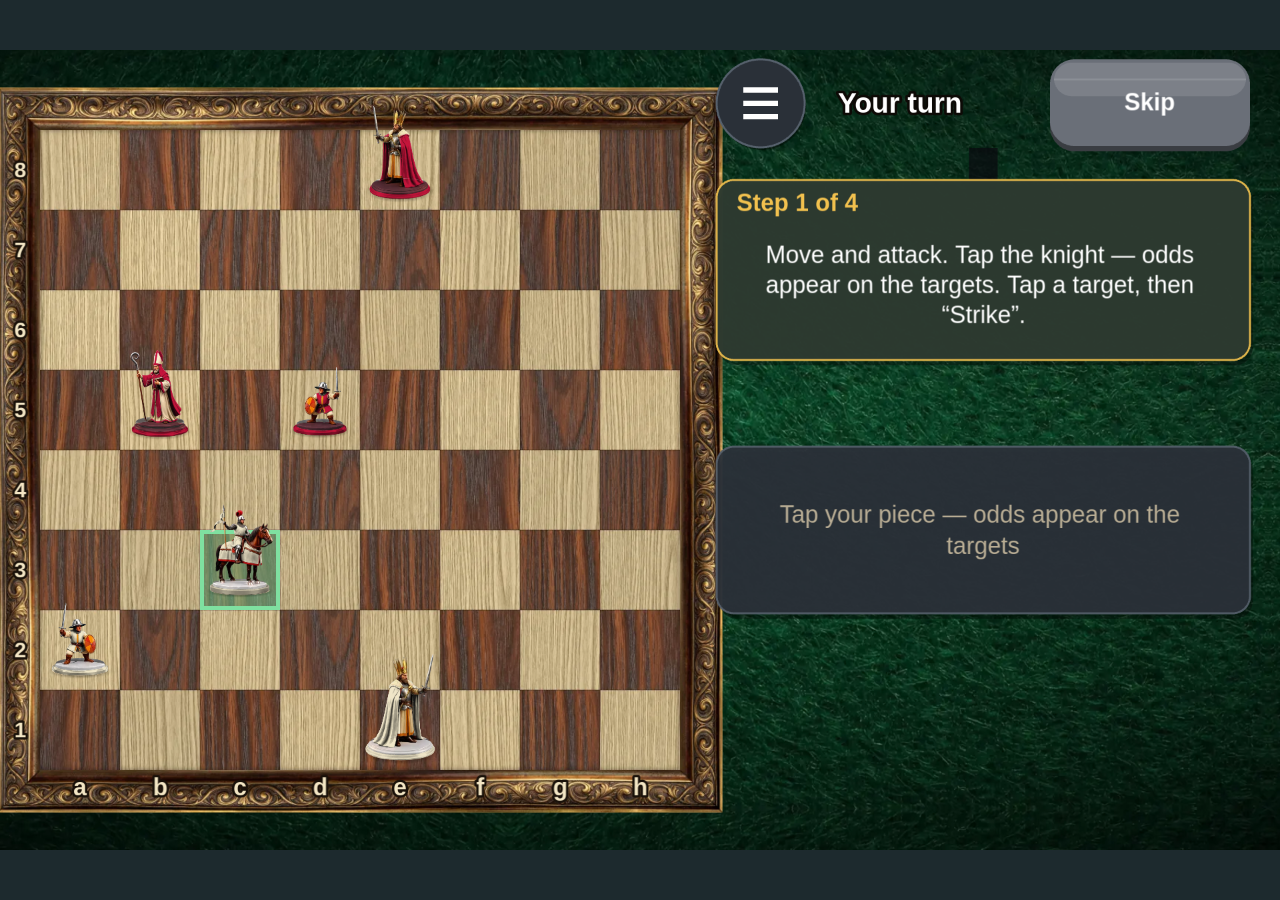
<file: chess/index.html>
<!doctype html>
<html lang="ru">
  <head>
    <meta charset="UTF-8" />
    <meta name="viewport" content="width=device-width, initial-scale=1, maximum-scale=1, user-scalable=no" />
    <link rel="icon" href="data:," />
    <title>Шахматы: Орки и эльфы</title>
    <style>html,body{touch-action:none;background:#f2fbf7;height:100%;margin:0;overflow:hidden}#boot-loading{color:#f2c14e;pointer-events:none;background:#020303;flex-direction:column;justify-content:center;align-items:center;gap:22px;font:700 24px -apple-system,Segoe UI,Roboto,Arial,sans-serif;display:none;position:fixed;inset:0}#boot-loading.on{display:flex}#boot-loading b{font-weight:700;animation:1.4s ease-in-out infinite alternate bt}#boot-loading i{background:#3a4a50;border-radius:7px;width:min(70vw,300px);height:13px;display:block;position:relative;overflow:hidden;box-shadow:0 0 0 3px #0d0a06cc}#boot-loading i:after{content:"";background:#f2c14e;border-radius:7px;width:28%;height:100%;animation:1.4s ease-in-out infinite alternate bl;position:absolute;top:0;left:0}@keyframes bl{0%{left:0}to{left:72%}}@keyframes bt{0%{opacity:1}to{opacity:.55}}#splash-wait{z-index:2147483647;pointer-events:none;opacity:0;background:#2fc79b38;border-radius:2px;width:min(38vw,150px);height:3px;margin-left:calc(min(38vw,150px)/-2);transition:opacity .4s;position:fixed;bottom:9vh;left:50%;overflow:hidden}#splash-wait.on{opacity:1}#splash-wait:after{content:"";background:#2fc79b;border-radius:2px;width:34%;height:100%;animation:1.3s ease-in-out infinite alternate sw;position:absolute;top:0;left:0}@keyframes sw{0%{left:0}to{left:66%}}@media (prefers-reduced-motion:reduce){#splash-wait:after{opacity:.7;width:100%;animation:none}}</style>
    <script type="module" crossorigin src="./assets/index-C56_zO0T.js"></script>
    <link rel="modulepreload" crossorigin href="./assets/rules-bmh1DKKB.js">
    <link rel="modulepreload" crossorigin href="./assets/rng-DwAUeeIW.js">
  </head>
  <body>
    <!-- Заставка студии IniKo (_brand/splash): скрипт и показ — ДО синхронного /sdk.js (на медленной сети SDK не задерживает заставку); уходит, когда прошли 2,2 с и игра готова (gameReady) -->
    <script src="iniko-splash.js"></script>
    <div id="splash-wait"></div> <!-- тонкая полоса «грузится» над заставкой: только если через 2,2 с игра не готова; убирается на gameReady -->
    <script>(function(){
window.__gameReady=new Promise(function(r){window.__resolveGameReady=r});
window.__splashGone=new Promise(function(r){window.__resolveSplashGone=r}); // GameplayAPI.start ждёт ухода заставки (yandex.ts)
var sw=document.getElementById('splash-wait'),ready=false;
window.__gameReady.then(function(){ready=true;sw&&sw.parentNode&&sw.parentNode.removeChild(sw)});
setTimeout(function(){if(!ready&&sw)sw.classList.add('on')},2200);
function gone(){document.documentElement.style.background=document.body.style.background='#1d2a2e';var e=document.getElementById('boot-loading');e&&e.classList.add('on');window.__resolveSplashGone()}
try{if(window.IniKoSplash)IniKoSplash.show({line:'creative',until:window.__gameReady,onDone:gone});else document.addEventListener('DOMContentLoaded',gone)}catch(e){document.addEventListener('DOMContentLoaded',gone)}
})();</script>
    <script src="https://telegram.org/js/telegram-web-app.js"></script>
    <script src="https://sad.adsgram.ai/js/sad.min.js"></script>
    <div id="game"></div>
    <div id="boot-loading"><b>Загрузка…</b><i></i></div> <!-- запас: показывается только если заставка студии ушла, а игра ещё не готова (или заставки нет); BootScene убирает -->
  </body>
</html>
</file>
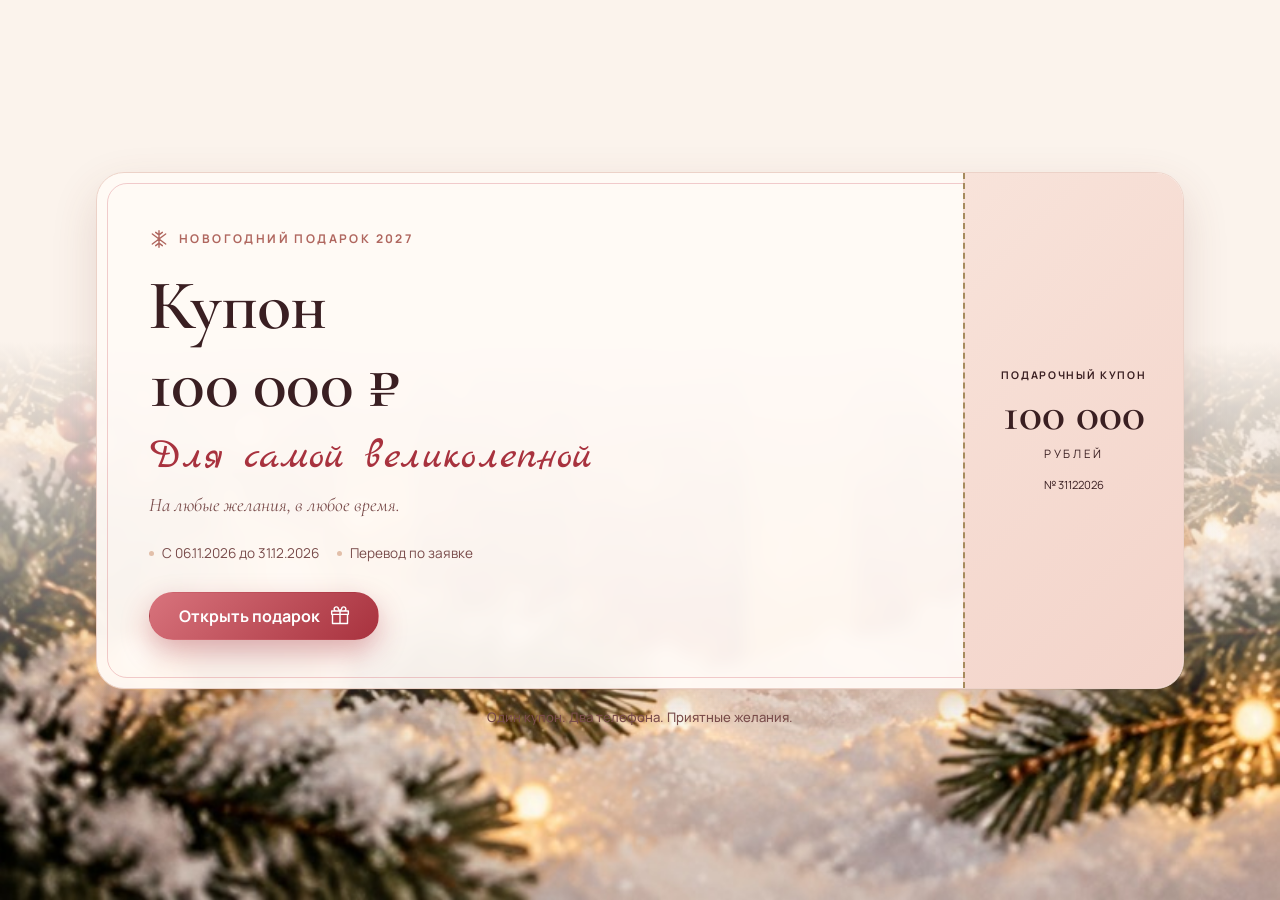
<file: kupon/index.html>
<!doctype html>
<html lang="ru">
<head>
  <meta charset="utf-8">
  <meta name="viewport" content="width=device-width, initial-scale=1, viewport-fit=cover">
  <meta name="theme-color" content="#fbf3ec">
  <meta name="description" content="Праздничный семейный купон на 100 000 рублей с заявками и учётом переводов.">
  <meta name="apple-mobile-web-app-capable" content="yes">
  <meta name="apple-mobile-web-app-status-bar-style" content="black-translucent">
  <meta name="apple-mobile-web-app-title" content="Мой купон">
  <title>Купон на 100 000 ₽</title>
  <link rel="manifest" href="./manifest.webmanifest">
  <link rel="icon" type="image/png" sizes="192x192" href="./icons/icon-192.png">
  <link rel="apple-touch-icon" href="./icons/icon-192.png">
  <link rel="preconnect" href="https://fonts.googleapis.com">
  <link rel="preconnect" href="https://fonts.gstatic.com" crossorigin>
  <link rel="stylesheet" href="https://fonts.googleapis.com/css2?family=Cormorant+Garamond:ital,wght@0,500;0,600;1,500&family=Marck+Script&family=Manrope:wght@500;700&display=swap">
  <link rel="stylesheet" href="./src/styles.css?v=7">
</head>
<body>
  <svg class="svg-sprite" aria-hidden="true">
    <symbol id="icon-gift" viewBox="0 0 24 24">
      <path d="M3 10h18v11H3zM2 6h20v4H2zM12 6v15M12 6H7.5A2.5 2.5 0 1 1 10 3.5L12 6Zm0 0h4.5A2.5 2.5 0 1 0 14 3.5L12 6Z"/>
    </symbol>
    <symbol id="icon-download" viewBox="0 0 24 24">
      <path d="M12 3v12m0 0 5-5m-5 5-5-5M4 17v4h16v-4"/>
    </symbol>
    <symbol id="icon-share" viewBox="0 0 24 24">
      <circle cx="18" cy="5" r="3"/><circle cx="6" cy="12" r="3"/><circle cx="18" cy="19" r="3"/><path d="m8.6 10.5 6.8-4M8.6 13.5l6.8 4"/>
    </symbol>
    <symbol id="icon-close" viewBox="0 0 24 24">
      <path d="m6 6 12 12M18 6 6 18"/>
    </symbol>
    <symbol id="icon-check" viewBox="0 0 24 24">
      <path d="m5 12 4 4L19 6"/>
    </symbol>
    <symbol id="icon-snow" viewBox="0 0 24 24">
      <path d="M12 2v20M4 6l16 12M4 18 20 6M8 4l4 3 4-3M8 20l4-3 4 3"/>
    </symbol>
    <symbol id="icon-birthday" viewBox="0 0 24 24">
      <path d="M5 11h14v10H5zM3 11h18v4H3zM8 11V7m8 4V7M12 11V3m-2 2h4M5 17c2-2 3 2 5 0s3 2 5 0 3 2 4 0"/>
    </symbol>
    <symbol id="icon-flower" viewBox="0 0 24 24">
      <circle cx="12" cy="12" r="2"/><path d="M12 10C6 9 7 2 12 6c5-4 6 3 0 4Zm2 2c1-6 8-5 4 0 4 5-3 6-4 0Zm-2 2c6 1 5 8 0 4-5 4-6-3 0-4Zm-2-2c-1 6-8 5-4 0-4-5 3-6 4 0Z"/>
    </symbol>
    <symbol id="icon-heart" viewBox="0 0 24 24">
      <path d="M20.8 4.6a5.5 5.5 0 0 0-7.8 0L12 5.7l-1.1-1.1a5.5 5.5 0 0 0-7.8 7.8L12 21l8.8-8.6a5.5 5.5 0 0 0 0-7.8Z"/>
    </symbol>
    <symbol id="icon-star" viewBox="0 0 24 24">
      <path d="m12 2 2.8 6.2 6.7.6-5.1 4.5 1.5 6.6-5.9-3.5-5.9 3.5 1.5-6.6-5.1-4.5 6.7-.6L12 2Z"/>
    </symbol>
  </svg>

  <div id="bg-art" class="bg-art" aria-hidden="true"></div>
  <div id="snow" class="snow" aria-hidden="true"></div>

  <main class="site-main">
    <section id="gift-screen" class="gift-screen screen" aria-labelledby="gift-title">
      <div class="gift-wrap">
        <div class="gift-card">
          <div class="gift-card__main">
            <div class="gift-overline">
              <svg class="icon" aria-hidden="true"><use href="#icon-snow"/></svg>
              <span>Новогодний подарок 2027</span>
            </div>
            <h1 id="gift-title">Купон<br><strong>100 000 ₽</strong></h1>
            <p class="gift-script">Для самой великолепной</p>
            <p class="gift-lead">На любые желания, в любое время.</p>
            <div class="gift-facts" aria-label="Условия купона">
              <span>С 06.11.2026 до 31.12.2026</span>
              <span>Перевод по заявке</span>
            </div>
            <button id="open-gift" class="button button--primary gift-open" type="button">
              Открыть подарок
              <svg class="icon" aria-hidden="true"><use href="#icon-gift"/></svg>
            </button>
          </div>
          <div class="gift-card__stub" aria-hidden="true">
            <span class="stub-label">ПОДАРОЧНЫЙ КУПОН</span>
            <span class="stub-number">100 000</span>
            <span class="stub-currency">РУБЛЕЙ</span>
            <span class="stub-serial">№ 31122026</span>
          </div>
        </div>
        <p class="gift-footnote">Один купон. Два телефона. Приятные желания.</p>
      </div>
    </section>

    <section id="role-screen" class="role-screen screen" aria-labelledby="role-title" hidden>
      <div class="role-card">
        <svg class="role-gift icon" aria-hidden="true"><use href="#icon-gift"/></svg>
        <p class="eyebrow">Настройка этого телефона</p>
        <h2 id="role-title">Кто будет пользоваться купоном?</h2>
        <p class="role-copy">Выберите роль. На втором телефоне выберите другую.</p>
        <div class="role-actions">
          <button class="role-choice" type="button" data-role="wife">
            <span class="role-choice__title">Я жена</span>
            <span class="role-choice__text">Создавать заявки и получать подтверждения</span>
          </button>
          <button class="role-choice" type="button" data-role="husband">
            <span class="role-choice__title">Я муж</span>
            <span class="role-choice__text">Получать заявки и отмечать переводы</span>
          </button>
        </div>
      </div>
    </section>

    <section id="app-screen" class="app-screen screen" aria-label="Подарочный купон" hidden>
      <header class="app-header">
        <div class="brand">
          <svg class="icon" aria-hidden="true"><use href="#icon-gift"/></svg>
          <span>Наши купоны</span>
        </div>
        <div class="header-actions">
          <button id="coupons-button" class="button button--ghost button--small" type="button">
            <svg class="icon" aria-hidden="true"><use href="#icon-gift"/></svg>
            Купоны
          </button>
          <button id="install-button" class="button button--ghost button--small" type="button">
            <svg class="icon" aria-hidden="true"><use href="#icon-download"/></svg>
            Установить
          </button>
        </div>
      </header>

      <div class="app-layout">
        <section class="coupon-column" aria-label="Остаток купона">
          <div id="coupon-card" class="coupon-card" data-theme="new-year">
            <svg id="coupon-decoration" class="coupon-decoration" aria-hidden="true"><use href="#icon-snow"/></svg>
            <div class="coupon-topline">
              <span id="coupon-title">НОВОГОДНИЙ КУПОН</span>
              <span id="role-badge">СЕМЕЙНЫЙ</span>
            </div>
            <p class="coupon-caption">Осталось</p>
            <p id="balance" class="coupon-balance">100 000 ₽</p>
            <div class="coupon-divider" aria-hidden="true"></div>
            <div class="coupon-meta">
              <span id="coupon-dates">С 06.11.2026 до 31.12.2026</span>
              <span id="paid-total">Переведено: 0 ₽</span>
            </div>
            <progress id="coupon-progress" max="100000" value="0" aria-label="Использованная сумма"></progress>
          </div>

          <div class="coupon-summary">
            <div>
              <span>В ожидании</span>
              <strong id="pending-total">0 ₽</strong>
            </div>
            <div>
              <span>Доступно для заявки</span>
              <strong id="available-total">100 000 ₽</strong>
            </div>
          </div>
          <p id="expiry-note" class="expiry-note" hidden>Срок купона закончился. Новые заявки недоступны.</p>
          <button id="change-role" class="text-button" type="button">Сменить роль на этом телефоне</button>
        </section>

        <section class="action-panel" aria-label="Действия с купоном">
          <div id="wife-panel">
            <p class="eyebrow">Новое желание</p>
            <h2>Сколько перевести?</h2>
            <form id="request-form" novalidate>
              <label class="field-label" for="amount">Сумма в рублях</label>
              <div class="amount-field">
                <input id="amount" name="amount" type="text" inputmode="numeric" autocomplete="off" maxlength="7" placeholder="Например, 10 000" aria-describedby="amount-error">
                <span aria-hidden="true">₽</span>
              </div>
              <p id="amount-error" class="field-error" role="alert"></p>
              <div class="quick-amounts" aria-label="Быстрый выбор суммы">
                <button type="button" data-amount="5000">5 000 ₽</button>
                <button type="button" data-amount="10000">10 000 ₽</button>
                <button type="button" data-amount="25000">25 000 ₽</button>
              </div>
              <label class="field-label" for="request-note">Комментарий <span>необязательно</span></label>
              <input id="request-note" class="text-field" name="note" type="text" maxlength="80" placeholder="Например, на новое платье">
              <button id="create-request" class="button button--primary button--wide" type="submit">
                Создать заявку
                <svg class="icon" aria-hidden="true"><use href="#icon-share"/></svg>
              </button>
            </form>
            <p class="action-hint">После создания отправьте ссылку мужу через мессенджер.</p>
          </div>

          <div id="husband-panel" hidden>
            <p class="eyebrow">Заявки жены</p>
            <h2>Ожидают перевода</h2>
            <div id="husband-pending" class="pending-list"></div>
          </div>
        </section>
      </div>

      <section class="history-section" aria-labelledby="history-title">
        <div class="section-heading">
          <h2 id="history-title">История купона</h2>
          <span id="history-count">0 операций</span>
        </div>
        <div id="history-list" class="history-list"></div>
      </section>

      <details class="how-it-works">
        <summary>Как пользоваться на двух телефонах</summary>
        <ol>
          <li>Жена создаёт заявку и отправляет ссылку мужу.</li>
          <li>Муж открывает ссылку, переводит деньги обычным способом и нажимает «Перевёл».</li>
          <li>Муж отправляет ссылку подтверждения жене. Она открывает её, и остаток обновляется на обоих телефонах.</li>
        </ol>
        <p>Телефоны не синхронизируются в фоне. Заявки и подтверждения передаются только ссылками. Приложение учитывает переводы, но не двигает деньги само.</p>
      </details>
    </section>
  </main>

  <dialog id="confirm-dialog" class="dialog" aria-labelledby="confirm-title">
    <button class="dialog-close icon-button" type="button" data-close="confirm-dialog" aria-label="Закрыть">
      <svg class="icon" aria-hidden="true"><use href="#icon-close"/></svg>
    </button>
    <p class="eyebrow">Подтверждение</p>
    <h2 id="confirm-title">Перевод выполнен?</h2>
    <p id="confirm-text" class="dialog-copy"></p>
    <div class="dialog-actions">
      <button id="confirm-cancel" class="button button--secondary" type="button">Ещё нет</button>
      <button id="confirm-action" class="button button--primary" type="button">Да, перевёл</button>
    </div>
  </dialog>

  <dialog id="share-dialog" class="dialog" aria-labelledby="share-title">
    <button class="dialog-close icon-button" type="button" data-close="share-dialog" aria-label="Закрыть">
      <svg class="icon" aria-hidden="true"><use href="#icon-close"/></svg>
    </button>
    <p class="eyebrow">Ссылка для второго телефона</p>
    <h2 id="share-title">Отправить заявку</h2>
    <p id="share-text" class="dialog-copy"></p>
    <label class="field-label" for="share-url">Ссылка</label>
    <textarea id="share-url" class="share-url" rows="3" readonly></textarea>
    <div class="dialog-actions dialog-actions--stack">
      <button id="share-link" class="button button--primary button--wide" type="button">
        <svg class="icon" aria-hidden="true"><use href="#icon-share"/></svg>
        Отправить через мессенджер
      </button>
      <button id="copy-link" class="button button--secondary button--wide" type="button">Скопировать ссылку</button>
    </div>
  </dialog>

  <dialog id="coupons-dialog" class="dialog dialog--wide" aria-labelledby="coupons-title">
    <button class="dialog-close icon-button" type="button" data-close="coupons-dialog" aria-label="Закрыть">
      <svg class="icon" aria-hidden="true"><use href="#icon-close"/></svg>
    </button>
    <p class="eyebrow">Подарки на разные праздники</p>
    <h2 id="coupons-title">Мои купоны</h2>
    <div id="coupons-list" class="coupons-list"></div>
    <p id="wife-coupon-hint" class="dialog-note" hidden>Новый купон появится здесь после открытия ссылки от мужа.</p>
    <button id="show-add-coupon" class="button button--primary button--wide add-coupon-button" type="button">Добавить праздничный купон</button>

    <form id="add-coupon-form" class="add-coupon-form" novalidate hidden>
      <h3>Новый подарок</h3>
      <label class="field-label" for="new-coupon-template">Праздник</label>
      <select id="new-coupon-template" class="text-field" name="template">
        <option value="birthday">День рождения</option>
        <option value="new-year">Новый год</option>
        <option value="march-8">8 Марта</option>
        <option value="valentine">День влюблённых</option>
        <option value="anniversary">Годовщина</option>
        <option value="custom">Свой праздник</option>
      </select>
      <label class="field-label" for="new-coupon-title">Название купона</label>
      <input id="new-coupon-title" class="text-field" name="title" type="text" maxlength="40" value="На день рождения" required>
      <label class="field-label" for="new-coupon-amount">Сумма в рублях</label>
      <input id="new-coupon-amount" class="text-field" name="total" type="text" inputmode="numeric" maxlength="9" value="100 000" required>
      <div class="date-fields">
        <div>
          <label class="field-label" for="new-coupon-start">Начало</label>
          <input id="new-coupon-start" class="text-field" name="start" type="date" required>
        </div>
        <div>
          <label class="field-label" for="new-coupon-end">Последний день</label>
          <input id="new-coupon-end" class="text-field" name="end" type="date" required>
        </div>
      </div>
      <p id="new-coupon-error" class="field-error" role="alert"></p>
      <div class="dialog-actions">
        <button id="cancel-add-coupon" class="button button--secondary" type="button">Отмена</button>
        <button class="button button--primary" type="submit">Создать и отправить</button>
      </div>
    </form>
  </dialog>

  <dialog id="install-dialog" class="dialog" aria-labelledby="install-title">
    <button class="dialog-close icon-button" type="button" data-close="install-dialog" aria-label="Закрыть">
      <svg class="icon" aria-hidden="true"><use href="#icon-close"/></svg>
    </button>
    <p class="eyebrow">Приложение на телефоне</p>
    <h2 id="install-title">Как установить</h2>
    <button id="native-install" class="button button--primary button--wide native-install" type="button" hidden>Установить приложение</button>
    <div class="install-instructions">
      <section>
        <h3>Android</h3>
        <p>Откройте сайт в Chrome. В меню браузера выберите «Установить приложение» или «Добавить на главный экран».</p>
      </section>
      <section>
        <h3>iPhone</h3>
        <p>Откройте сайт в Safari. Нажмите «Поделиться», затем «На экран “Домой”».</p>
      </section>
    </div>
    <p class="dialog-note">Для открытия ссылок на разных телефонах приложение сначала нужно опубликовать в интернете.</p>
  </dialog>

  <div id="toast" class="toast" role="status" aria-live="polite" hidden></div>
  <script type="module" src="./src/main.js?v=7"></script>
</body>
</html>
</file>
<file: kupon/src/styles.css>
:root {
  --pine-950: oklch(0.24 0.055 166);
  --pine-900: oklch(0.30 0.067 166);
  --pine-800: oklch(0.37 0.075 166);
  --berry-700: oklch(0.48 0.16 17);
  --berry-600: oklch(0.55 0.18 17);
  --gold-300: oklch(0.84 0.095 83);
  --gold-200: oklch(0.91 0.06 83);
  --paper-100: oklch(0.975 0.014 35);
  --paper-200: oklch(0.94 0.018 35);
  --ink-900: oklch(0.28 0.025 30);
  --ink-700: oklch(0.43 0.025 30);
  --success-700: oklch(0.48 0.11 155);

  --page: var(--pine-950);
  --surface: var(--paper-100);
  --text: var(--ink-900);
  --text-on-dark: var(--paper-100);
  --accent: var(--berry-600);
  --gold: var(--gold-300);
  --radius-lg: 28px;
  --radius-md: 18px;
  --shadow: 0 24px 70px oklch(0.12 0.03 166 / 0.34);
}

* { box-sizing: border-box; }
html { min-width: 320px; background: var(--page); }
body {
  margin: 0;
  min-width: 320px;
  min-height: 100dvh;
  color: var(--text-on-dark);
  background:
    radial-gradient(circle at 12% 5%, oklch(0.42 0.08 165 / 0.65), transparent 32rem),
    radial-gradient(circle at 92% 78%, oklch(0.35 0.065 165 / 0.55), transparent 28rem),
    var(--page);
  font-family: "Avenir Next", "Trebuchet MS", sans-serif;
  font-size: 16px;
  line-height: 1.6;
  -webkit-font-smoothing: antialiased;
}
button, input, textarea { font: inherit; }
button, summary { cursor: pointer; }
button { -webkit-tap-highlight-color: transparent; }
button:disabled, input:disabled { cursor: not-allowed; opacity: 0.55; }
button, input, textarea, summary { outline: none; }
:focus-visible { outline: 3px solid var(--gold-300); outline-offset: 3px; }
h1, h2, h3, p { margin: 0; }
h1, h2 { font-family: Georgia, "Times New Roman", serif; font-weight: 400; }
h2 { font-size: clamp(1.75rem, 7vw, 2.35rem); line-height: 1.12; }
h3 { font-size: 1.05rem; }
[hidden] { display: none !important; }
.svg-sprite { position: absolute; width: 0; height: 0; overflow: hidden; }
.icon {
  width: 1.25rem;
  height: 1.25rem;
  flex: 0 0 auto;
  fill: none;
  stroke: currentColor;
  stroke-width: 1.7;
  stroke-linecap: round;
  stroke-linejoin: round;
}
.site-main { position: relative; z-index: 1; }
.screen { min-height: 100dvh; }
.eyebrow {
  color: var(--berry-700);
  font-size: 0.75rem;
  font-weight: 700;
  letter-spacing: 0.12em;
  line-height: 1.4;
  text-transform: uppercase;
}

.snow { position: fixed; inset: 0; z-index: 0; overflow: hidden; pointer-events: none; }
.snowflake {
  position: absolute;
  top: -24px;
  left: var(--left);
  width: var(--size);
  height: var(--size);
  border-radius: 50%;
  background: var(--paper-100);
  opacity: 0;
  animation: snowfall var(--duration) linear var(--delay) infinite;
}
@keyframes snowfall {
  0% { opacity: 0; transform: translate3d(0, -5vh, 0); }
  12% { opacity: var(--opacity); }
  85% { opacity: var(--opacity); }
  100% { opacity: 0; transform: translate3d(var(--drift), 105vh, 0); }
}

.button {
  min-height: 48px;
  display: inline-flex;
  align-items: center;
  justify-content: center;
  gap: 10px;
  border: 1px solid transparent;
  border-radius: 999px;
  padding: 12px 22px;
  font-weight: 700;
  line-height: 1.25;
  text-align: center;
  transition: transform 160ms ease-out, background-color 160ms ease-out, border-color 160ms ease-out;
}
.button:hover { transform: translateY(-2px); }
.button:active { transform: translateY(0) scale(0.98); }
.button--primary { color: var(--paper-100); background: var(--berry-600); box-shadow: 0 8px 20px oklch(0.35 0.15 17 / 0.2); }
.button--primary:hover { background: var(--berry-700); }
.button--secondary { color: var(--ink-900); background: var(--paper-200); border-color: oklch(0.78 0.025 35); }
.button--secondary:hover { background: oklch(0.90 0.02 35); }
.button--ghost { color: var(--paper-100); background: transparent; border-color: oklch(0.84 0.06 83 / 0.55); }
.button--ghost:hover { background: oklch(0.98 0.01 35 / 0.08); }
.button--small { min-height: 44px; padding: 9px 16px; font-size: 0.9rem; }
.button--wide { width: 100%; }
.icon-button {
  width: 44px;
  height: 44px;
  display: inline-grid;
  place-items: center;
  border: 0;
  border-radius: 50%;
  color: var(--ink-900);
  background: var(--paper-200);
  transition: transform 160ms ease-out, background-color 160ms ease-out;
}
.icon-button:hover { background: oklch(0.89 0.02 35); transform: rotate(4deg); }
.text-button {
  min-height: 44px;
  padding: 8px 0;
  border: 0;
  color: var(--gold-200);
  background: transparent;
  text-decoration: underline;
  text-underline-offset: 4px;
}
.text-button:hover { color: var(--paper-100); }

.gift-screen {
  display: grid;
  grid-template-columns: minmax(0, 1fr);
  place-items: center;
  padding: max(28px, env(safe-area-inset-top)) 16px max(24px, env(safe-area-inset-bottom));
}
.gift-wrap { width: min(100%, 68rem); min-width: 0; }
.gift-wrap, .gift-card, .gift-card__main { max-width: 100%; min-width: 0; }
.gift-card {
  position: relative;
  display: grid;
  overflow: hidden;
  border: 1px solid var(--gold-300);
  border-radius: var(--radius-lg);
  color: var(--ink-900);
  background: var(--paper-100);
  box-shadow: var(--shadow);
}
.gift-card::before {
  content: "";
  position: absolute;
  inset: 10px;
  border: 1px solid oklch(0.84 0.095 83 / 0.65);
  border-radius: 20px;
  pointer-events: none;
}
.gift-card__main { position: relative; z-index: 1; padding: 36px 26px 30px; }
.gift-overline { display: flex; align-items: center; gap: 10px; color: var(--berry-700); font-size: 0.75rem; font-weight: 700; letter-spacing: 0.09em; text-transform: uppercase; }
.gift-card h1 { margin-top: 24px; font-size: clamp(2.7rem, 12vw, 5rem); line-height: 0.95; letter-spacing: -0.045em; }
.gift-card h1 strong { display: block; margin-top: 12px; color: var(--berry-700); font-weight: 400; white-space: nowrap; }
.gift-lead { margin-top: 24px; color: var(--ink-700); font-size: 1.06rem; line-height: 1.6; }
.gift-facts { display: flex; flex-wrap: wrap; gap: 8px 18px; margin-top: 22px; color: var(--ink-700); font-size: 0.85rem; }
.gift-facts span { display: inline-flex; align-items: center; gap: 8px; }
.gift-facts span::before { content: ""; width: 5px; height: 5px; border-radius: 50%; background: var(--gold-300); }
.gift-open { margin-top: 28px; width: 100%; }
.gift-card__stub {
  position: relative;
  display: flex;
  align-items: center;
  justify-content: center;
  gap: 4px;
  flex-direction: column;
  min-height: 148px;
  padding: 24px;
  border-top: 2px dashed oklch(0.65 0.07 80);
  color: var(--pine-900);
  background: var(--gold-200);
  text-align: center;
}
.stub-label { font-size: 0.66rem; font-weight: 700; letter-spacing: 0.16em; }
.stub-number { font-family: Georgia, "Times New Roman", serif; font-size: 2.5rem; line-height: 1.1; }
.stub-currency { font-size: 0.72rem; letter-spacing: 0.22em; }
.stub-serial { margin-top: 8px; font-size: 0.7rem; }
.gift-footnote { margin-top: 18px; color: var(--gold-200); font-size: 0.82rem; text-align: center; }

.role-screen { display: grid; grid-template-columns: minmax(0, 1fr); place-items: center; padding: max(28px, env(safe-area-inset-top)) 16px max(24px, env(safe-area-inset-bottom)); }
.role-card { width: min(100%, 34rem); min-width: 0; padding: 32px 24px; border: 1px solid var(--gold-300); border-radius: var(--radius-lg); color: var(--ink-900); background: var(--paper-100); box-shadow: var(--shadow); }
.role-gift { width: 42px; height: 42px; margin-bottom: 24px; color: var(--berry-600); stroke-width: 1.35; }
.role-card h2 { margin-top: 8px; }
.role-copy { margin-top: 16px; color: var(--ink-700); }
.role-actions { display: grid; gap: 12px; margin-top: 28px; }
.role-choice { min-height: 88px; display: grid; gap: 4px; padding: 18px 20px; border: 1px solid oklch(0.82 0.025 35); border-radius: var(--radius-md); color: var(--ink-900); background: transparent; text-align: left; transition: transform 160ms ease-out, border-color 160ms ease-out, background-color 160ms ease-out; }
.role-choice:hover { transform: translateY(-2px); border-color: var(--berry-600); background: oklch(0.96 0.025 17); }
.role-choice:active { transform: scale(0.99); }
.role-choice__title { font-family: Georgia, "Times New Roman", serif; font-size: 1.4rem; }
.role-choice__text { color: var(--ink-700); font-size: 0.85rem; line-height: 1.45; }

.app-screen { width: min(100%, 72rem); margin: 0 auto; padding: max(16px, env(safe-area-inset-top)) 16px max(36px, env(safe-area-inset-bottom)); }
.app-header { min-height: 60px; display: flex; flex-wrap: wrap; align-items: center; justify-content: space-between; gap: 12px; margin-bottom: 22px; }
.brand { display: flex; align-items: center; gap: 10px; font-family: Georgia, "Times New Roman", serif; font-size: 1.2rem; }
.brand .icon { color: var(--gold-300); }
.header-actions { display: flex; flex-wrap: wrap; gap: 8px; }
.app-layout { display: grid; gap: 20px; }
.coupon-card { position: relative; overflow: hidden; padding: 26px 24px; border: 1px solid var(--gold-300); border-radius: var(--radius-lg); color: var(--ink-900); background: var(--paper-100); box-shadow: var(--shadow); }
.coupon-decoration { position: absolute; right: -22px; bottom: -35px; width: 180px; height: 180px; color: var(--gold-300); opacity: 0.2; fill: none; stroke: currentColor; stroke-width: 0.8; pointer-events: none; }
.coupon-card[data-theme="birthday"] { background: oklch(0.965 0.025 17); }
.coupon-card[data-theme="birthday"] .coupon-decoration { color: var(--berry-600); opacity: 0.16; }
.coupon-card[data-theme="march-8"] { background: oklch(0.97 0.025 140); }
.coupon-card[data-theme="valentine"] { background: oklch(0.965 0.03 5); }
.coupon-card[data-theme="anniversary"] { background: oklch(0.96 0.035 83); }
.coupon-topline { position: relative; z-index: 1; display: flex; flex-wrap: wrap; justify-content: space-between; gap: 8px; color: var(--berry-700); font-size: 0.66rem; font-weight: 700; letter-spacing: 0.12em; }
.coupon-caption { position: relative; z-index: 1; margin-top: 28px; color: var(--ink-700); font-size: 0.9rem; }
.coupon-balance { position: relative; z-index: 1; margin-top: 2px; font-family: Georgia, "Times New Roman", serif; font-size: clamp(3.1rem, 14vw, 5rem); line-height: 1.1; letter-spacing: -0.045em; white-space: nowrap; }
.coupon-divider { height: 1px; margin: 24px 0 16px; background: oklch(0.84 0.095 83 / 0.65); }
.coupon-meta { position: relative; z-index: 1; display: flex; flex-wrap: wrap; justify-content: space-between; gap: 6px 16px; color: var(--ink-700); font-size: 0.78rem; }
#coupon-progress { position: relative; z-index: 1; width: 100%; height: 7px; display: block; overflow: hidden; margin-top: 18px; border: 0; border-radius: 99px; appearance: none; background: var(--paper-200); }
#coupon-progress::-webkit-progress-bar { background: var(--paper-200); border-radius: 99px; }
#coupon-progress::-webkit-progress-value { background: var(--berry-600); border-radius: 99px; }
#coupon-progress::-moz-progress-bar { background: var(--berry-600); border-radius: 99px; }
.coupon-summary { display: grid; grid-template-columns: 1fr 1fr; gap: 12px; margin-top: 14px; }
.coupon-summary > div { display: grid; gap: 3px; padding: 12px 0; }
.coupon-summary span { color: var(--gold-200); font-size: 0.75rem; line-height: 1.4; }
.coupon-summary strong { font-size: 0.98rem; }
.expiry-note { margin-top: 10px; padding: 12px 16px; border: 1px solid var(--gold-300); border-radius: 12px; color: var(--paper-100); background: var(--berry-700); }
.action-panel { padding: 28px 22px; border-radius: var(--radius-lg); color: var(--ink-900); background: var(--paper-100); box-shadow: 0 18px 50px oklch(0.12 0.03 166 / 0.2); }
.action-panel h2 { margin: 7px 0 24px; }
.field-label { display: flex; justify-content: space-between; gap: 8px; margin: 18px 0 7px; color: var(--ink-900); font-size: 0.85rem; font-weight: 700; }
.field-label span { color: var(--ink-700); font-weight: 400; }
.amount-field { display: flex; align-items: center; gap: 8px; min-height: 56px; padding: 0 16px; border: 1px solid oklch(0.77 0.025 35); border-radius: 14px; background: oklch(0.99 0.008 35); }
.amount-field:focus-within { border-color: var(--berry-600); box-shadow: 0 0 0 3px oklch(0.55 0.18 17 / 0.13); }
.amount-field input { width: 100%; min-width: 0; border: 0; color: var(--ink-900); background: transparent; font-size: 1.35rem; font-weight: 700; }
.amount-field input:focus-visible { outline: none; }
.amount-field > span { color: var(--berry-700); font-family: Georgia, serif; font-size: 1.5rem; }
.amount-field:has(input[aria-invalid="true"]) { border-color: var(--berry-600); }
.field-error { min-height: 22px; margin-top: 4px; color: var(--berry-700); font-size: 0.8rem; line-height: 1.4; }
.quick-amounts { display: flex; flex-wrap: wrap; gap: 8px; }
.quick-amounts button { min-height: 44px; padding: 8px 14px; border: 1px solid oklch(0.80 0.035 35); border-radius: 999px; color: var(--ink-900); background: transparent; font-size: 0.82rem; transition: background-color 160ms ease-out, border-color 160ms ease-out; }
.quick-amounts button:hover { border-color: var(--berry-600); background: oklch(0.95 0.025 17); }
.text-field { width: 100%; min-height: 50px; padding: 12px 14px; border: 1px solid oklch(0.77 0.025 35); border-radius: 14px; color: var(--ink-900); background: oklch(0.99 0.008 35); }
.text-field::placeholder, .amount-field input::placeholder { color: oklch(0.50 0.025 30); opacity: 1; }
.text-field:focus { border-color: var(--berry-600); box-shadow: 0 0 0 3px oklch(0.55 0.18 17 / 0.13); }
#request-form .button--wide { margin-top: 24px; }
.action-hint { margin-top: 14px; color: var(--ink-700); font-size: 0.78rem; line-height: 1.5; text-align: center; }

.pending-list { display: grid; gap: 12px; }
.pending-card { padding: 16px; border: 1px solid oklch(0.82 0.035 35); border-radius: var(--radius-md); background: oklch(0.985 0.01 35); }
.pending-card__amount { font-family: Georgia, serif; font-size: 1.8rem; line-height: 1.2; }
.pending-card__date { margin-top: 4px; color: var(--ink-700); font-size: 0.75rem; }
.pending-card__note { margin-top: 10px; color: var(--ink-700); font-size: 0.9rem; overflow-wrap: anywhere; }
.pending-card .button { margin-top: 14px; width: 100%; }
.empty-state { padding: 20px 0; color: var(--ink-700); }
.empty-state strong { display: block; margin-bottom: 6px; color: var(--ink-900); font-family: Georgia, serif; font-size: 1.25rem; font-weight: 400; }

.history-section { margin-top: 34px; }
.section-heading { display: flex; flex-wrap: wrap; align-items: baseline; justify-content: space-between; gap: 8px; }
.section-heading h2 { font-size: 1.8rem; }
.section-heading > span { color: var(--gold-200); font-size: 0.8rem; }
.history-list { display: grid; gap: 10px; margin-top: 16px; }
.history-empty { padding: 22px 0; color: var(--gold-200); }
.history-item { display: grid; gap: 14px; padding: 18px; border: 1px solid oklch(0.65 0.06 166 / 0.5); border-radius: var(--radius-md); background: oklch(0.30 0.06 166 / 0.74); }
.history-item__main { min-width: 0; }
.history-item__top { display: flex; flex-wrap: wrap; align-items: center; gap: 8px 12px; }
.history-item__amount { font-family: Georgia, serif; font-size: 1.45rem; }
.status { display: inline-flex; align-items: center; min-height: 26px; padding: 3px 9px; border-radius: 999px; font-size: 0.7rem; font-weight: 700; }
.status--pending { color: var(--pine-950); background: var(--gold-300); }
.status--paid { color: var(--paper-100); background: var(--success-700); }
.history-item__date { margin-top: 4px; color: var(--paper-200); font-size: 0.75rem; }
.history-item__note { margin-top: 7px; color: var(--paper-100); font-size: 0.85rem; overflow-wrap: anywhere; }
.history-item__action { align-self: center; }
.history-item__action .button { width: 100%; }

.how-it-works { margin-top: 26px; padding: 18px 0 0; border-top: 1px solid oklch(0.65 0.06 166 / 0.55); color: var(--paper-200); }
.how-it-works summary { min-height: 44px; color: var(--gold-200); font-weight: 700; }
.how-it-works ol { margin: 12px 0 0; padding-left: 22px; }
.how-it-works li { margin-bottom: 8px; padding-left: 4px; }
.how-it-works p { margin-top: 16px; font-size: 0.85rem; }

.dialog { width: min(calc(100% - 32px), 30rem); max-height: calc(100dvh - 32px); overflow: auto; margin: auto; padding: 30px 24px 24px; border: 1px solid var(--gold-300); border-radius: 24px; color: var(--ink-900); background: var(--paper-100); box-shadow: var(--shadow); }
.dialog::backdrop { background: oklch(0.15 0.035 166 / 0.78); backdrop-filter: blur(5px); }
.dialog[open] { animation: dialog-in 200ms ease-out; }
@keyframes dialog-in { from { opacity: 0; transform: scale(0.95); } to { opacity: 1; transform: scale(1); } }
.dialog-close { position: absolute; top: 12px; right: 12px; }
.dialog h2 { margin-top: 8px; padding-right: 24px; font-size: 2rem; }
.dialog-copy { margin-top: 16px; color: var(--ink-700); }
.dialog-actions { display: flex; flex-wrap: wrap; justify-content: flex-end; gap: 10px; margin-top: 24px; }
.dialog-actions--stack { display: grid; }
.dialog-note { margin-top: 18px; color: var(--ink-700); font-size: 0.8rem; }
.share-url { width: 100%; resize: vertical; min-height: 82px; padding: 12px; border: 1px solid oklch(0.77 0.025 35); border-radius: 12px; color: var(--ink-700); background: var(--paper-200); font-size: 0.75rem; line-height: 1.45; }
.native-install { margin-top: 22px; }
.install-instructions { display: grid; gap: 18px; margin-top: 24px; }
.install-instructions section { padding-top: 16px; border-top: 1px solid oklch(0.84 0.03 35); }
.install-instructions p { margin-top: 6px; color: var(--ink-700); font-size: 0.9rem; }
.toast { position: fixed; z-index: 5; left: 16px; right: 16px; bottom: max(18px, env(safe-area-inset-bottom)); width: fit-content; max-width: calc(100% - 32px); margin: 0 auto; padding: 12px 18px; border: 1px solid var(--gold-300); border-radius: 999px; color: var(--ink-900); background: var(--paper-100); box-shadow: var(--shadow); font-size: 0.85rem; text-align: center; }
.toast:not([hidden]) { animation: toast-in 180ms ease-out; }
@keyframes toast-in { from { opacity: 0; transform: translateY(8px); } to { opacity: 1; transform: translateY(0); } }

.dialog--wide { width: min(calc(100% - 32px), 36rem); }
.coupons-list { display: grid; gap: 10px; margin-top: 24px; }
.coupon-list-item { display: grid; gap: 14px; padding: 16px; border: 1px solid oklch(0.80 0.035 35); border-radius: 16px; background: oklch(0.985 0.01 35); }
.coupon-list-item.is-active { border-color: var(--berry-600); }
.coupon-list-item__title { display: flex; align-items: center; gap: 9px; font-family: Georgia, serif; font-size: 1.2rem; }
.coupon-list-item__title .icon { color: var(--berry-600); }
.coupon-list-item__meta { margin-top: 5px; color: var(--ink-700); font-size: 0.78rem; }
.coupon-list-item__actions { display: flex; flex-wrap: wrap; gap: 8px; }
.coupon-list-item__actions .button { min-height: 44px; padding: 9px 14px; font-size: 0.8rem; }
.add-coupon-button { margin-top: 20px; }
.add-coupon-form { margin-top: 24px; padding-top: 22px; border-top: 1px solid oklch(0.82 0.035 35); }
.dialog--wide:has(#add-coupon-form:not([hidden])) > .eyebrow,
.dialog--wide:has(#add-coupon-form:not([hidden])) > h2 { display: none; }
.dialog--wide:has(#add-coupon-form:not([hidden])) .add-coupon-form { margin-top: 20px; padding-top: 0; border-top: 0; }
.add-coupon-form h3 { font-family: Georgia, serif; font-size: 1.4rem; font-weight: 400; }
.date-fields { display: grid; gap: 0 12px; }
select.text-field { appearance: auto; }

@media (max-width: 420px) {
  .brand span { display: none; }
  .header-actions { margin-left: auto; }
  .button--small { padding-inline: 12px; }
}

@media (min-width: 560px) {
  .coupon-list-item { grid-template-columns: minmax(0, 1fr) auto; align-items: center; }
  .date-fields { grid-template-columns: 1fr 1fr; }
}

@media (min-width: 768px) {
  .gift-screen, .role-screen { padding: 48px 32px; }
  .gift-card { grid-template-columns: minmax(0, 1fr) 220px; }
  .gift-card__main { padding: 56px 52px 48px; }
  .gift-open { width: auto; min-width: 230px; }
  .gift-card__stub { min-height: 100%; border-top: 0; border-left: 2px dashed oklch(0.65 0.07 80); }
  .stub-number { font-size: 3rem; }
  .role-card { padding: 40px; }
  .app-screen { padding: 28px 32px 52px; }
  .app-header { margin-bottom: 30px; }
  .app-layout { grid-template-columns: minmax(0, 1.08fr) minmax(0, 0.92fr); align-items: start; gap: 24px; }
  .coupon-card { padding: 32px; }
  .action-panel { padding: 32px; }
  .history-item { grid-template-columns: minmax(0, 1fr) auto; align-items: center; padding: 18px 22px; }
  .history-item__action .button { width: auto; }
  .toast { left: auto; right: 28px; margin: 0; }
}

@media (prefers-reduced-motion: reduce) {
  *, *::before, *::after { scroll-behavior: auto !important; animation: none !important; transition: none !important; }
  .snow { display: none; }
}

/* ===== Стиль «Шампанское и пионы» (утв. пользователем 05.11.2026) ===== */
:root {
  --cream: #fbf3ec;
  --card: #fffaf6;
  --rose-line: #ecd2c8;
  --wine: #a8323e;
  --rose: #d8737c;
  --cocoa: #4a2a2c;
  --cocoa-soft: #7a4d4c;
  --page: var(--cream);
  --ink-900: #3a1f22;
  --ink-700: #7a4d4c;
  --berry-600: #a8323e;
  --berry-700: #8e2833;
  --gold-300: #e2bfa9;
  --paper-100: #fffaf6;
  --paper-200: #f6e8e0;
  --shadow: 0 18px 46px rgba(120, 60, 50, 0.16);
}
html { background: var(--cream); }
body {
  color: var(--cocoa);
  background: var(--cream);
  font-family: Manrope, "Avenir Next", sans-serif;
}
h1, h2, .role-choice__title, .stub-number, .coupon-balance, .pending-card__amount,
.history-item__amount, .empty-state strong, .coupon-list-item__title, .add-coupon-form h3, .brand {
  font-family: "Cormorant Garamond", Georgia, serif;
  font-weight: 600;
}
.bg-art {
  position: fixed; inset: 0; z-index: 0; pointer-events: none;
  background:
    linear-gradient(180deg, var(--cream) 0%, var(--cream) 38%, rgba(251, 243, 236, 0.55) 62%, rgba(251, 243, 236, 0) 80%),
    url("../img/newyear.jpg") center bottom / cover no-repeat;
}
body[data-theme="birthday"] .bg-art, body[data-theme="march-8"] .bg-art,
body[data-theme="valentine"] .bg-art, body[data-theme="anniversary"] .bg-art, body[data-theme="custom"] .bg-art {
  background:
    linear-gradient(180deg, var(--cream) 0%, var(--cream) 38%, rgba(251, 243, 236, 0.55) 62%, rgba(251, 243, 236, 0) 80%),
    url("../img/birthday.jpg") center bottom / cover no-repeat;
}
.snowflake { background: #fff; box-shadow: 0 0 6px rgba(217, 164, 65, 0.6); }

.gift-card, .role-card, .coupon-card, .action-panel, .dialog, .toast {
  background: rgba(255, 250, 246, 0.94);
  border-color: var(--rose-line);
  -webkit-backdrop-filter: blur(8px);
  backdrop-filter: blur(8px);
}
.gift-card::before { border-color: rgba(216, 115, 124, 0.35); }
.gift-overline, .eyebrow, .coupon-topline { color: #b0675f; letter-spacing: 0.2em; }
.gift-card h1 { font-size: clamp(2.6rem, 11vw, 4.4rem); letter-spacing: -0.01em; }
.gift-card h1 strong { color: var(--ink-900); font-weight: 600; }
.gift-script {
  margin-top: 18px;
  font-family: "Marck Script", cursive;
  font-size: clamp(2rem, 9vw, 2.6rem);
  line-height: 1.05;
  color: var(--wine);
}
.gift-lead { margin-top: 10px; font-family: "Cormorant Garamond", serif; font-style: italic; font-size: 1.2rem; color: var(--cocoa-soft); }
.gift-card__stub {
  color: var(--ink-900);
  background: linear-gradient(135deg, #f8e3da, #f3d3c9);
  border-top-color: rgba(168, 50, 62, 0.35);
}
.gift-footnote { color: var(--cocoa-soft); font-weight: 500; }

.button--primary {
  color: #fff;
  background: linear-gradient(135deg, var(--rose), var(--wine));
  box-shadow: 0 12px 28px rgba(168, 50, 62, 0.38);
}
.button--primary:hover { background: linear-gradient(135deg, #cf6670, #962b37); }
.button--ghost { color: var(--cocoa); background: rgba(255, 250, 246, 0.85); border-color: var(--rose-line); }
.button--ghost:hover { background: #fff; }
.button--secondary { background: #f6e8e0; border-color: var(--rose-line); }
.text-button { color: var(--wine); font-weight: 600; }
.text-button:hover { color: var(--berry-700); }
.brand { color: var(--ink-900); font-size: 1.4rem; }
.brand .icon { color: var(--wine); }
:focus-visible { outline-color: var(--rose); }

.coupon-balance { color: var(--ink-900); letter-spacing: -0.01em; }
.coupon-divider { background: var(--rose-line); }
#coupon-progress, #coupon-progress::-webkit-progress-bar { background: #f3e3dc; }
#coupon-progress::-webkit-progress-value { background: linear-gradient(90deg, #e7a4a0, var(--wine)); }
#coupon-progress::-moz-progress-bar { background: linear-gradient(90deg, #e7a4a0, var(--wine)); }
.coupon-summary > div { padding: 12px 14px; border-radius: 16px; background: rgba(255, 250, 246, 0.8); border: 1px solid var(--rose-line); }
.coupon-summary span { color: var(--cocoa-soft); }
.coupon-summary strong { color: var(--ink-900); }
.expiry-note { color: #fff; background: linear-gradient(135deg, var(--rose), var(--wine)); border-color: transparent; }

.section-heading h2 { color: var(--ink-900); }
.section-heading > span, .history-empty { color: var(--cocoa-soft); }
.history-section { padding: 18px; border-radius: var(--radius-lg); background: rgba(255, 250, 246, 0.9); border: 1px solid var(--rose-line); }
.history-item { background: var(--card); border-color: var(--rose-line); color: var(--ink-900); }
.history-item__date { color: var(--cocoa-soft); }
.history-item__note { color: var(--cocoa); }
.status--pending { color: #6b3b10; background: #f7deb0; }
.how-it-works { padding: 16px 18px; border: 1px solid var(--rose-line); border-radius: var(--radius-md); background: rgba(255, 250, 246, 0.92); color: var(--cocoa); }
.how-it-works summary { color: var(--wine); }
.dialog::backdrop { background: rgba(74, 42, 44, 0.45); }
.pending-card, .coupon-list-item, .amount-field, .text-field { background: #fffdfb; border-color: var(--rose-line); }
</file>
